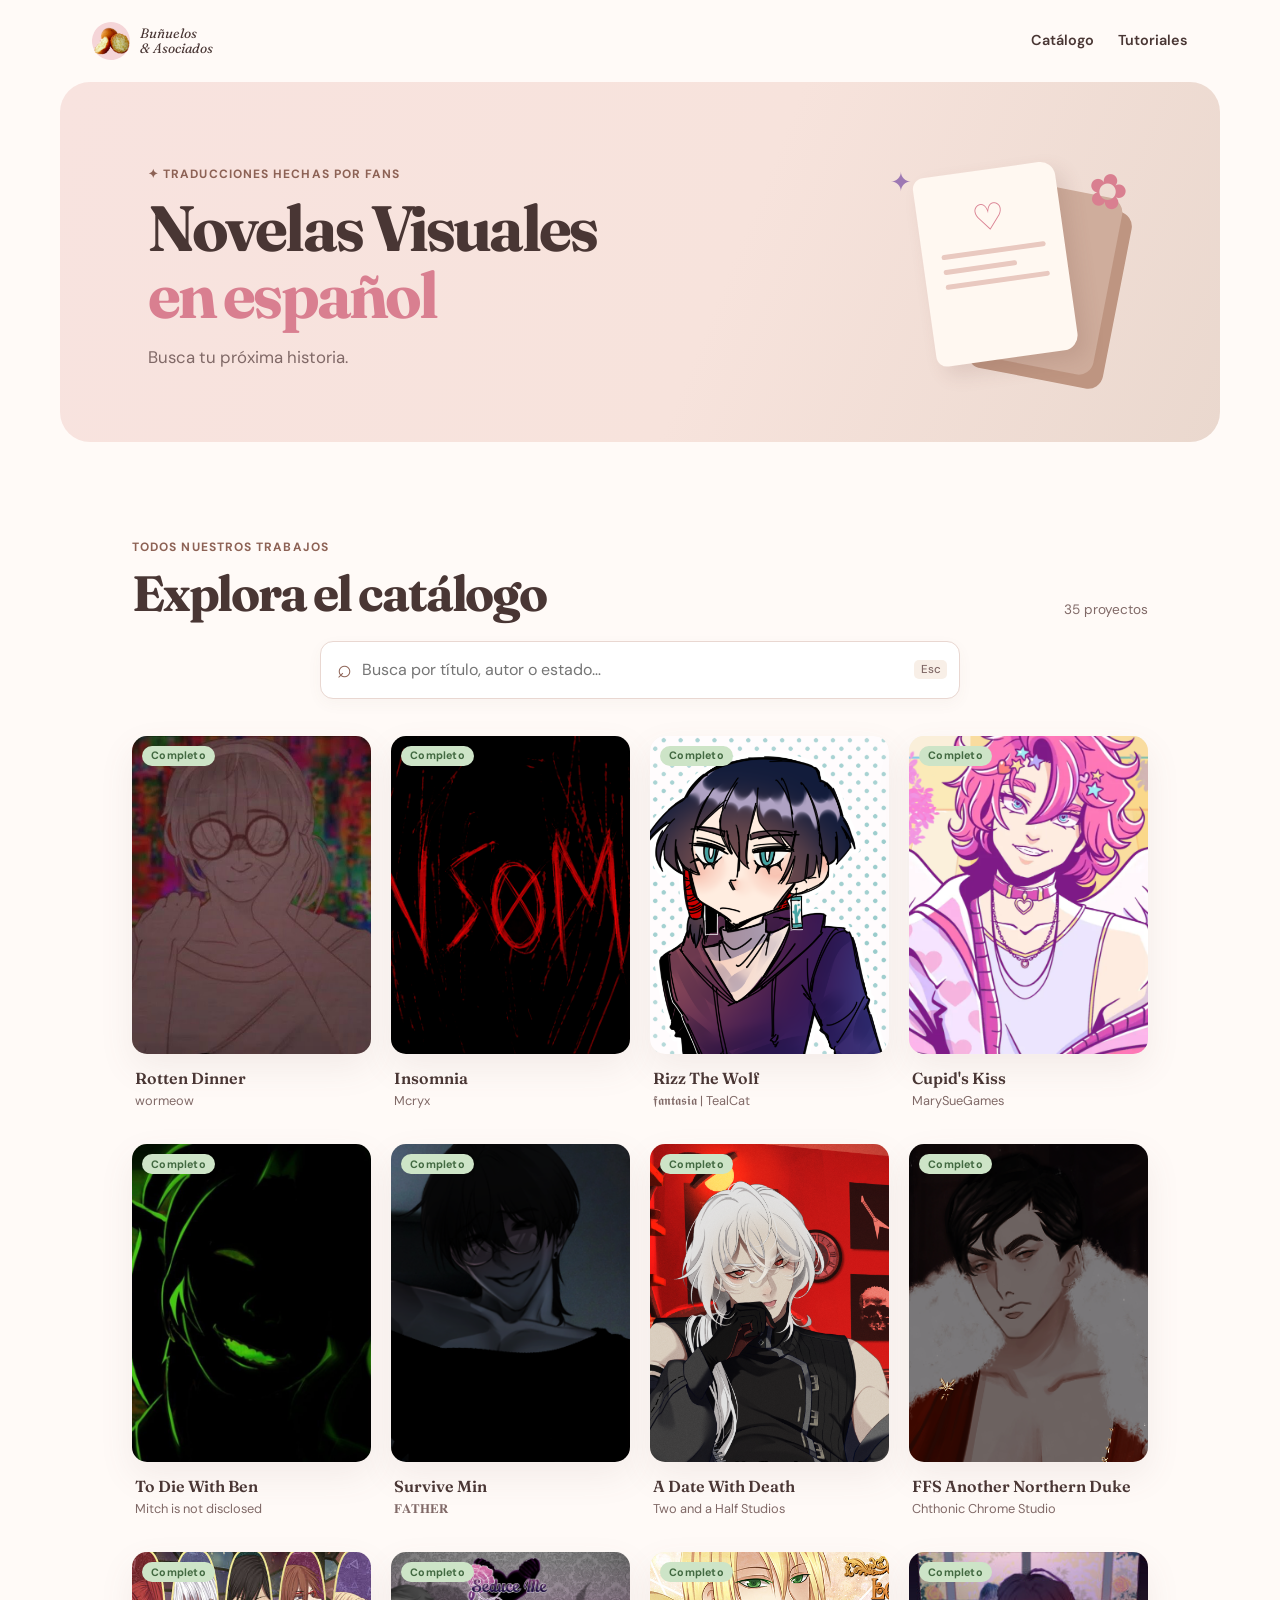
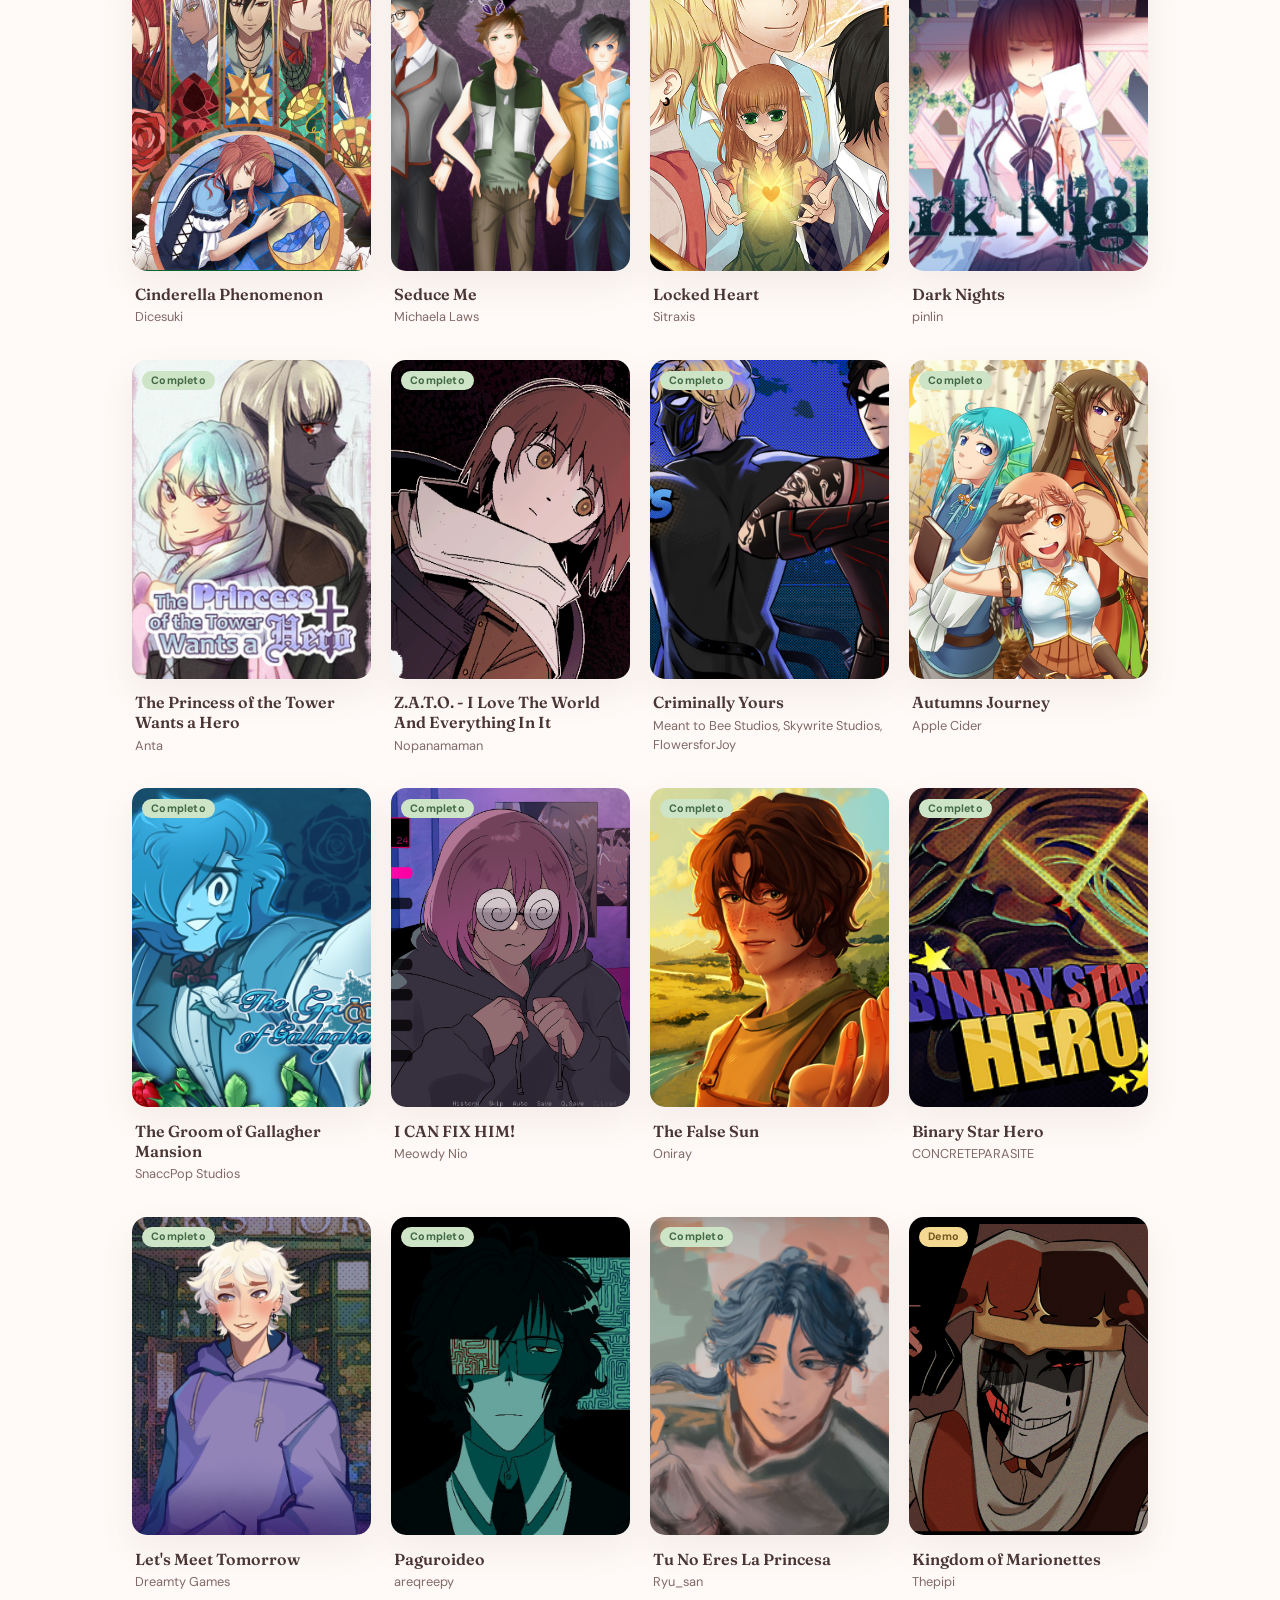
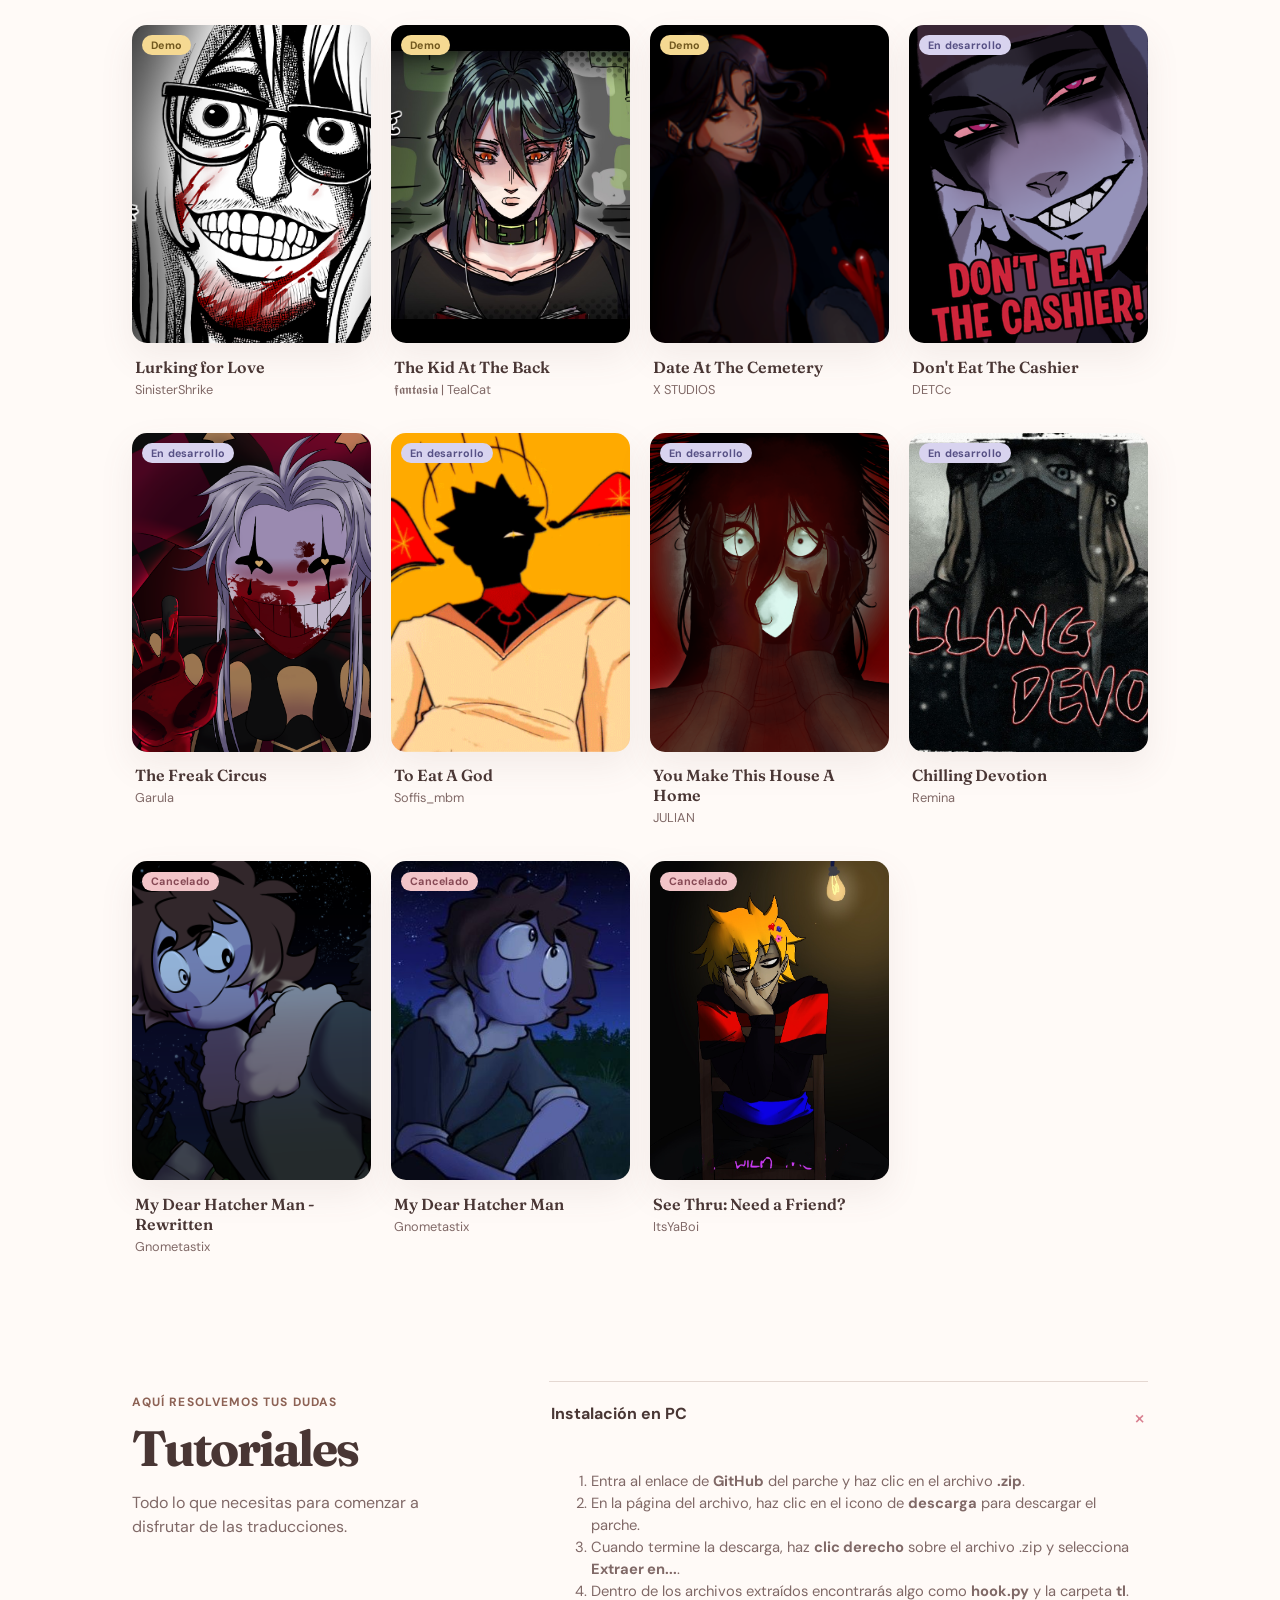
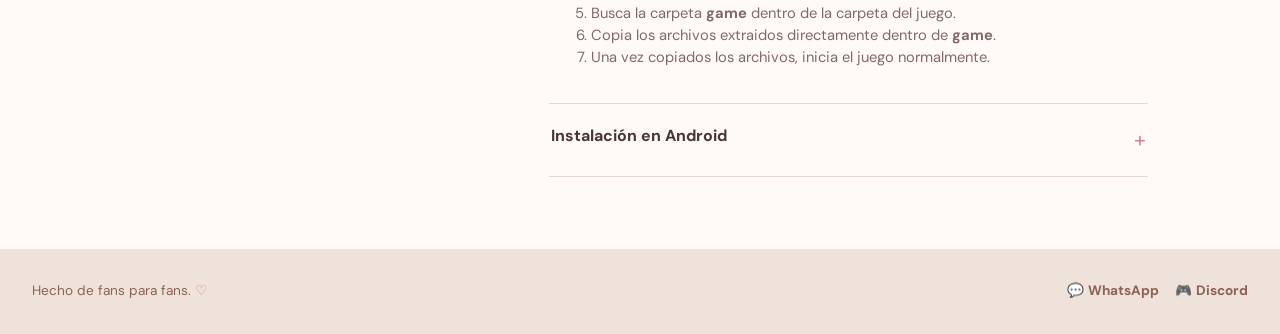
<file: index.html>
<!doctype html>
<html lang="es">
  <head>
    <meta charset="UTF-8" />
    <meta name="viewport" content="width=device-width, initial-scale=1.0" />
    <meta name="description" content="Catálogo de novelas visuales traducidas al español por Buñuelos & Asociados." />
    <title>Buñuelos & Asociados · Novelas visuales en español</title>
    <link rel="preconnect" href="https://fonts.googleapis.com" />
    <link rel="preconnect" href="https://fonts.gstatic.com" crossorigin />
    <link href="https://fonts.googleapis.com/css2?family=DM+Sans:wght@400;500;600;700&family=Fraunces:opsz,wght@9..144,600;9..144,700&display=swap" rel="stylesheet" />
    <link rel="stylesheet" href="./src/styles.css" />
    <link rel="stylesheet" href="./src/modal-fix.css" />
    <link rel="icon" type="image/png" href="./images/Buñuelo.png">
  </head>
  <body data-catalog="./data/translations.json" data-tutorials="./data/tutorials.json" data-site="./data/site.json" data-catalog-label="Catálogo público">
    <a class="skip-link" href="#catalog">Saltar al catálogo</a>
    <header class="site-header">
      <a class="brand" href="./" aria-label="Buñuelos & Asociados, inicio"><span class="brand-mark"><img src="./images/Buñuelo.png" alt=""></span><span><em>Buñuelos<br>& Asociados</em></span></a>
      <nav aria-label="Navegación principal"><a href="#catalog">Catálogo</a><a href="#tutorials">Tutoriales</a></nav>
    </header>
    <main>
      <section class="hero" aria-labelledby="hero-title">
        <div class="hero-copy"><p class="eyebrow">✦ Traducciones hechas por fans</p><h1 id="hero-title">Novelas Visuales<br><span>en español</span></h1><p class="hero-subtitle">Busca tu próxima historia.</p></div>
        <div class="hero-art" aria-hidden="true"><span class="spark spark-one">✦</span><span class="spark spark-two"></span><div class="book book-back"></div><div class="book book-front"><span>♡</span><i></i><i></i><i></i></div><div class="flower">✿</div></div>
      </section>
      <section class="catalog-section" id="catalog" aria-labelledby="catalog-title">
        <div class="section-heading"><div><p class="eyebrow">Todos nuestros trabajos</p><h2 id="catalog-title">Explora el catálogo</h2></div><span id="project-count" class="project-count"></span></div>
        <label class="search-box" for="search"><span aria-hidden="true">⌕</span><input id="search" type="search" placeholder="Busca por título, autor o estado…" autocomplete="off" /><kbd>Esc</kbd></label>
        <p id="results-status" class="sr-only" aria-live="polite"></p><div id="catalog-grid" class="catalog-grid" aria-live="polite"></div>
        <div id="empty-state" class="empty-state" hidden><span>⌕</span><p>No encontramos ninguna novela visual con esa búsqueda.</p><button class="text-button" type="button" id="clear-search">Limpiar búsqueda</button></div>
      </section>
      <section class="tutorials-section" id="tutorials" aria-labelledby="tutorials-title"><div class="tutorial-intro"><p class="eyebrow">Aquí resolvemos tus dudas</p><h2 id="tutorials-title">Tutoriales</h2><p>Todo lo que necesitas para comenzar a disfrutar de las traducciones.</p></div><div id="tutorial-list" class="tutorial-list"></div></section>
    </main>
    <footer class="site-footer"><p>Hecho de fans para fans. <span aria-hidden="true">♡</span></p><div id="social-links" class="social-links" aria-label="Redes sociales"></div></footer>
    <dialog id="project-modal" class="project-modal" aria-labelledby="modal-title"><button id="close-modal" class="modal-close" type="button" aria-label="Cerrar detalles">×</button><div id="modal-content"></div></dialog>
    <script type="module" src="./src/app.js"></script>
  </body>
</html>
</file>
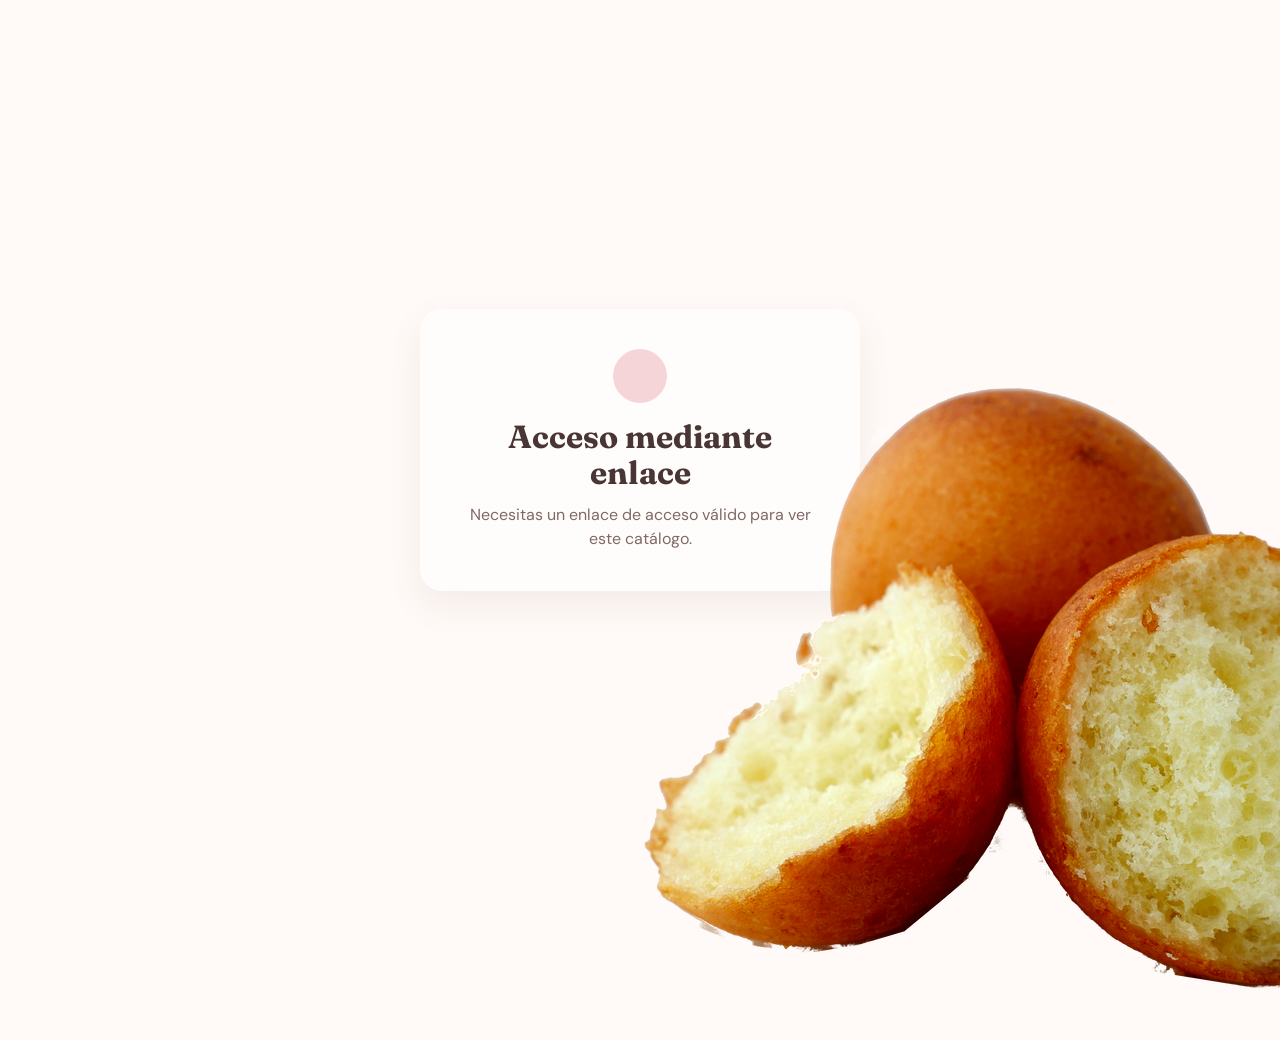
<file: segunda-version/index.html>
<!doctype html>
<html lang="es">
  <head>
    <meta charset="UTF-8" />
    <meta name="viewport" content="width=device-width, initial-scale=1.0" />
    <meta
      name="description"
      content="Catálogo alternativo de Buñuelos & Asociados."
    />
    <meta name="robots" content="noindex, nofollow, noarchive" />
    <title>Buñuelos & Asociados · Catálogo</title>
    <link rel="preconnect" href="https://fonts.googleapis.com" />
    <link rel="preconnect" href="https://fonts.gstatic.com" crossorigin />
    <link
      href="https://fonts.googleapis.com/css2?family=DM+Sans:wght@400;500;600;700&family=Fraunces:opsz,wght@9..144,600;9..144,700&display=swap"
      rel="stylesheet"
    />
    <link rel="stylesheet" href="../src/styles.css" />
    <link rel="stylesheet" href="../src/modal-fix.css" />
    <link rel="stylesheet" href="../src/access.css" />
    <link rel="icon" type="image/png" href="../images/Buñuelo.png">
  </head>
  <body
    class="access-pending"
    data-requires-secret-access="true"
    data-catalog="../data/translations-private.json"
    data-tutorials="../data/tutorials.json"
    data-site="../data/site.json"
    data-catalog-label="Catálogo alternativo"
  >
    <section id="access-blocker" class="access-blocker" aria-labelledby="access-title">
      <div class="access-card"><div class="access-mark"><img src="../images/Buñuelo.png" alt=""></div><h1 id="access-title">Acceso mediante enlace</h1><p>Necesitas un enlace de acceso válido para ver este catálogo.</p></div>
    </section>
    <a class="skip-link protected-content" href="#catalog">Saltar al catálogo</a>
    <header class="site-header protected-content">
      <a class="brand" href="./" aria-label="Buñuelos & Asociados"
        ><span class="brand-mark"><img src="../images/Buñuelo.png" alt=""></span
        ><span><em></em>Buñuelos<br />& Asociados</em></span></a
      >
      <nav aria-label="Navegación principal">
        <a href="#catalog">Catálogo</a><a href="#tutorials">Tutoriales</a>
      </nav>
    </header>
    <main class="protected-content">
      <section class="hero" aria-labelledby="hero-title">
        <div class="hero-copy">
          <p class="eyebrow">✦ Traducciones hechas por fans</p>
          <h1 id="hero-title">Novelas Visuales<br /><span>en español</span></h1>
          <p class="hero-subtitle">Busca tu próxima historia.</p>
        </div>
        <div class="hero-art" aria-hidden="true">
          <span class="spark spark-one">✦</span
          ><span class="spark spark-two"></span>
          <div class="book book-back"></div>
          <div class="book book-front"><span>♡</span><i></i><i></i><i></i></div>
          <div class="flower">✿</div>
        </div>
      </section>
      <section
        class="catalog-section"
        id="catalog"
        aria-labelledby="catalog-title"
      >
        <div class="section-heading">
          <div>
            <p class="eyebrow" id="catalog-label">Todos nuestros trabajos</p>
            <h2 id="catalog-title">Explora el catálogo</h2>
          </div>
          <span id="project-count" class="project-count"></span>
        </div>
        <label class="search-box" for="search"
          ><span aria-hidden="true">⌕</span
          ><input
            id="search"
            type="search"
            placeholder="Busca por título, autor o estado…"
            autocomplete="off"
          /><kbd>Esc</kbd></label
        >
        <p id="results-status" class="sr-only" aria-live="polite"></p>
        <div id="catalog-grid" class="catalog-grid" aria-live="polite"></div>
        <div id="empty-state" class="empty-state" hidden>
          <span>⌕</span>
          <p>No encontramos ninguna novela visual con esa búsqueda.</p>
          <button class="text-button" type="button" id="clear-search">
            Limpiar búsqueda
          </button>
        </div>
      </section>
      <section
        class="tutorials-section"
        id="tutorials"
        aria-labelledby="tutorials-title"
      >
        <div class="tutorial-intro">
          <p class="eyebrow">Aquí resolvemos tus dudas</p>
          <h2 id="tutorials-title">Tutoriales</h2>
          <p>
            Todo lo que necesitas para comenzar a disfrutar de las traducciones.
          </p>
        </div>
        <div id="tutorial-list" class="tutorial-list"></div>
      </section>
    </main>
    <footer class="site-footer protected-content">
      <p>Hecho de fans para fans.<span aria-hidden="true">♡</span></p>
      <div
        id="social-links"
        class="social-links"
        aria-label="Redes sociales"
      ></div>
    </footer>
    <dialog
      id="project-modal"
      class="project-modal"
      aria-labelledby="modal-title"
    >
      <button
        id="close-modal"
        class="modal-close"
        type="button"
        aria-label="Cerrar detalles"
      >
        ×
      </button>
      <div id="modal-content"></div>
    </dialog>
    <script type="module" src="../src/app.js"></script>
  </body>
</html>
</file>
<file: src/styles.css>
:root {
    --ink: #493634;
    --muted: #806967;
    --paper: #fffaf7;
    --cream: #f8efe7;
    --pink: #f5d5d8;
    --pink-deep: #d97f90;
    --coffee: #cfad9c;
    --coffee-deep: #8d6255;
    --lilac: #e2d7ef;
    --shadow: 0 14px 34px #80605c18
}

* {
    box-sizing: border-box
}

html {
    scroll-behavior: smooth
}

body {
    margin: 0;
    background: var(--paper);
    color: var(--ink);
    font-family: "DM Sans", sans-serif;
    line-height: 1.5
}

.skip-link {
    position: absolute;
    left: -999px
}

.skip-link:focus {
    left: 1rem;
    top: 1rem;
    z-index: 3;
    background: white;
    padding: .5rem
}

.site-header {
    max-width: 1160px;
    margin: auto;
    padding: 1.35rem 2rem;
    display: flex;
    align-items: center;
    justify-content: space-between
}

.brand {
    color: var(--ink);
    display: flex;
    align-items: center;
    gap: .6rem;
    text-decoration: none;
    font-family: Fraunces, serif;
    font-size: .85rem;
    line-height: 1.08
}

.brand em {
    font-weight: 400
}

.brand-mark {
    display: grid;
    place-items: center;
    width: 2.4rem;
    height: 2.4rem;
    border-radius: 50%;
    background: var(--pink);
    font-family: Fraunces, serif;
    font-weight: 700;
    font-size: .92rem;
    transform: rotate(-7deg)
}

.brand-mark > img {
    position: absolute;
    inset: 0;
    width: 100% !important;
    height: 100% !important;
    max-width: 100%;
    max-height: 100%;
    object-fit: contain;
    transform: none;
}

nav {
    display: flex;
    gap: 1.5rem
}

nav a {
    color: var(--ink);
    text-decoration: none;
    font-size: .9rem;
    font-weight: 600
}

nav a:hover {
    color: var(--pink-deep)
}

.hero {
    max-width: 1160px;
    min-height: 360px;
    margin: 0 auto 2.8rem;
    padding: 3.2rem 5.5rem;
    display: flex;
    align-items: center;
    justify-content: space-between;
    border-radius: 30px;
    background: linear-gradient(112deg, #f8e3df 0%, #f7e3dc 57%, #ead8ce 100%);
    overflow: hidden
}

.eyebrow {
    margin: 0 0:.6rem;
    color: var(--coffee-deep);
    font-size: .75rem;
    letter-spacing: .09em;
    text-transform: uppercase;
    font-weight: 700
}

.hero h1,
.section-heading h2,
.tutorial-intro h2 {
    margin: 0;
    font-family: Fraunces, serif;
    font-size: clamp(2.4rem, 5vw, 4.3rem);
    line-height: 1.04;
    letter-spacing: -.045em
}

.hero h1 span {
    color: var(--pink-deep)
}

.hero-subtitle {
    margin: 1rem 0 0;
    font-size: 1.05rem;
    color: var(--muted)
}

.hero-art {
    height: 230px;
    width: 270px;
    position: relative;
    flex: none
}

.book {
    position: absolute;
    border-radius: 11px 15px 15px 11px
}

.book-back {
    width: 135px;
    height: 180px;
    right: 23px;
    bottom: 11px;
    background: var(--coffee);
    transform: rotate(11deg);
    box-shadow: 12px 12px 0 #be9581
}

.book-front {
    width: 143px;
    height: 190px;
    right: 65px;
    bottom: 18px;
    padding: 24px 19px;
    background: #fff8f1;
    transform: rotate(-8deg);
    box-shadow: 8px 10px 19px #70494124
}

.book-front span {
    font: 2.3rem Fraunces;
    color: var(--pink-deep);
    display: block;
    text-align: center
}

.book-front i {
    height: 5px;
    background: #e9c9c0;
    display: block;
    margin: 10px 0;
    border-radius: 99px
}

.book-front i:nth-of-type(2) {
    width: 70%
}

.flower {
    position: absolute;
    color: var(--pink-deep);
    right: 5px;
    top: 9px;
    font-size: 3rem;
    transform: rotate(15deg)
}

.spark {
    position: absolute;
    color: #9d78b3
}

.spark-one {
    top: 17px;
    left: 28px;
    font-size: 1.6rem
}

.spark-two {
    bottom: 8px;
    left: 25px;
    font-size: 2rem
}

.catalog-section,
.tutorials-section {
    max-width: 1080px;
    margin: 0 auto;
    padding: 2.5rem 2rem 4.5rem
}

.section-heading {
    display: flex;
    align-items: end;
    justify-content: space-between;
    margin-bottom: 1.3rem
}

.section-heading h2,
.tutorial-intro h2 {
    font-size: clamp(2rem, 4vw, 3.1rem)
}

.project-count {
    color: var(--muted);
    font-size: .85rem
}

.search-box {
    max-width: 640px;
    margin: 0 auto 2.3rem;
    padding: .15rem .75rem .15rem 1rem;
    display: flex;
    align-items: center;
    gap: .6rem;
    border: 1px solid #e9d7d1;
    border-radius: 13px;
    background: white;
    box-shadow: 0 5px 15px #72544a0b
}

.search-box>span {
    font-size: 1.55rem;
    color: var(--coffee-deep);
    line-height: 1
}

.search-box input {
    border: 0;
    outline: 0;
    width: 100%;
    padding: .85rem 0;
    color: var(--ink);
    font: inherit;
    background: transparent
}

.search-box kbd {
    font: 500 .72rem "DM Sans";
    color: var(--muted);
    padding: .13rem .4rem;
    background: var(--cream);
    border-radius: 5px
}

.catalog-grid {
    display: grid;
    grid-template-columns: repeat(4, 1fr);
    gap: 1.25rem
}

.project-card {
    min-width: 0
}

.project-button {
    width: 100%;
    border: 0;
    background: transparent;
    padding: 0;
    text-align: left;
    font: inherit;
    color: inherit;
    cursor: pointer
}

.project-button:focus-visible {
    outline: 3px solid var(--pink-deep);
    outline-offset: 4px;
    border-radius: 14px
}

.cover-wrap {
    position: relative;
    aspect-ratio: 3/4;
    overflow: hidden;
    border-radius: 15px;
    background: var(--cream);
    box-shadow: var(--shadow)
}

.cover-wrap img {
    width: 100%;
    height: 100%;
    object-fit: cover;
    display: block;
    transition: transform .3s ease
}

.project-button:hover img {
    transform: scale(1.04)
}

.status {
    display: inline-block;
    padding: .28rem .55rem;
    border-radius: 99px;
    font-size: .67rem;
    line-height: 1;
    font-weight: 700;
    letter-spacing: .02em
}

.cover-wrap .status {
    position: absolute;
    top: .65rem;
    left: .65rem
}

.status-demo {
    background: #f5d992;
    color: #71581f
}

.status-cancelado {
    background: #f2c4c8;
    color: #864955
}

.status-completo {
    background: #cde4c7;
    color: #426941
}

.status-en-desarrollo {
    background: #d8d3ef;
    color: #575185
}

.card-copy {
    padding: .85rem .2rem
}

.card-copy h3 {
    margin: 0;
    font: 600 1rem Fraunces, serif
}

.card-copy p {
    margin: .2rem 0 0;
    color: var(--muted);
    font-size: .8rem
}

.cover-placeholder {
    height: 100%;
    display: grid;
    place-items: center;
    color: var(--muted)
}

.empty-state {
    text-align: center;
    padding: 3rem 1rem;
    color: var(--muted)
}

.empty-state>span {
    font-size: 2rem
}

.text-button {
    border: 0;
    border-bottom: 1px solid var(--coffee-deep);
    background: transparent;
    color: var(--coffee-deep);
    font: 600 .9rem inherit;
    cursor: pointer
}

.tutorials-section {
    display: grid;
    grid-template-columns: .72fr 1.28fr;
    gap: 5rem;
    align-items: start
}

.tutorial-intro p:not(.eyebrow) {
    color: var(--muted);
    max-width: 21rem
}

.tutorial-list {
    border-top: 1px solid #e5d8d2
}

.tutorial {
    border-bottom: 1px solid #e5d8d2
}

.tutorial summary {
    padding: 1.25rem .1rem;
    display: flex;
    justify-content: space-between;
    cursor: pointer;
    font-weight: 700;
    list-style: none
}

.tutorial summary::-webkit-details-marker {
    display: none
}

.tutorial-plus {
    font-size: 1.35rem;
    font-weight: 400;
    color: var(--pink-deep);
    transition: transform .2s
}

.tutorial[open] .tutorial-plus {
    transform: rotate(45deg)
}

.tutorial-content {
    padding: 0 .1rem 1.25rem;
    color: var(--muted);
    font-size: .92rem
}

.tutorial-content p {
    margin: .35rem 0 .7rem
}

.site-footer {
    padding: 2rem;
    display: flex;
    justify-content: space-between;
    align-items: center;
    background: #efe2da;
    color: var(--coffee-deep);
    font-size: .85rem
}

.site-footer p {
    margin: 0
}

.site-footer p span {
    color: var(--pink-deep)
}

.social-links {
    display: flex;
    gap: 1rem
}

.social-links a {
    color: var(--coffee-deep);
    text-decoration: none;
    font-weight: 700
}

.social-links a span {
    margin-right: .25rem
}

.project-modal {
    width: min(850px, calc(100% - 2rem));
    padding: 0;
    border: 0;
    border-radius: 20px;
    color: var(--ink);
    background: #fffdfb;
    box-shadow: 0 20px 70px #442d2c55
}

.project-modal::backdrop {
    background: #402a2a80;
    backdrop-filter: blur(3px)
}

.project-modal[open] {
    display: grid;
    grid-template-columns: 37% 63%;
    overflow: hidden
}

.modal-cover {
    min-height: 100%;
    background: var(--cream)
}

.modal-cover img {
    display: block;
    width: 100%;
    height: 100%;
    min-height: 450px;
    object-fit: cover
}

.modal-copy {
    padding: 2.7rem
}

.modal-kicker {
    color: var(--muted);
    margin: 1rem 0 .1rem;
    font-size: .85rem
}

.modal-copy h2 {
    margin: 0;
    font: 2rem/1.1 Fraunces, serif
}

.modal-close {
    position: absolute;
    right: .75rem;
    top: .6rem;
    z-index: 1;
    border: 0;
    background: #fffdfbdd;
    color: var(--ink);
    width: 2.1rem;
    height: 2.1rem;
    border-radius: 50%;
    font-size: 1.65rem;
    line-height: 1;
    cursor: pointer
}

.details {
    margin: 1.8rem 0
}

.details h3 {
    margin: 0 0:.3rem;
    font-size: .88rem
}

.details p {
    margin: 0 0:1.2rem;
    color: var(--muted);
    font-size: .9rem
}

.action-buttons {
    display: flex;
    flex-wrap: wrap;
    gap: .55rem
}

.action-button {
    display: flex;
    justify-content: space-between;
    gap: .8rem;
    flex: 1 0 100%;
    padding: .75rem .9rem;
    border-radius: 9px;
    background: var(--coffee-deep);
    color: #fff;
    text-decoration: none;
    font-size: .82rem;
    font-weight: 700
}

.action-button.pc {
    background: var(--pink-deep)
}

.action-button.android {
    background: #7771a2
}

.sr-only {
    position: absolute;
    width: 1px;
    height: 1px;
    overflow: hidden;
    clip: rect(0, 0, 0, 0)
}

@media(max-width:760px) {
    .site-header {
        padding: 1rem 1.25rem
    }

    .hero {
        margin: 0 1rem 1.5rem;
        padding: 3.5rem 2rem 2.3rem;
        min-height: 410px;
        align-items: start;
        position: relative
    }

    .hero-art {
        position: absolute;
        right: -20px;
        bottom: -5px;
        transform: scale(.7);
        transform-origin: bottom right;
        opacity: .82
    }

    .hero-copy {
        position: relative;
        z-index: 1
    }

    .catalog-section,
    .tutorials-section {
        padding: 2.3rem 1.25rem 3.5rem
    }

    .catalog-grid {
        grid-template-columns: repeat(2, 1fr);
        gap: 1rem
    }

    .tutorials-section {
        display: block
    }

    .tutorial-intro {
        margin-bottom: 2rem
    }

    .site-footer {
        padding: 1.5rem 1.25rem;
        align-items: flex-start;
        gap: 1rem;
        flex-direction: column
    }

    .project-modal[open] {
        display: block;
        max-height: calc(100vh - 2rem);
        overflow: auto
    }

    .modal-cover img {
        min-height: 0;
        max-height: 270px
    }

    .modal-copy {
        padding: 1.8rem
    }

    .modal-close {
        position: fixed
    }

    .search-box kbd {
        display: none
    }
}

@media(max-width:390px) {
    nav {
        gap: .9rem;
        font-size: .85rem
    }

    .brand {
        font-size: .75rem
    }

    .hero {
        padding-left: 1.4rem
    }

    .hero h1 {
        font-size: 2.3rem
    }
}
</file>
<file: src/modal-fix.css>
/* El contenido del modal es un contenedor técnico; sus dos hijos forman las columnas. */
#modal-content { display: contents; }
</file>
<file: src/access.css>
/* El catálogo privado no se pinta hasta que private-access.js valide el fragmento. */
body[data-requires-secret-access="true"] .protected-content { display: none; }
body[data-requires-secret-access="true"].access-granted .protected-content { display: block; }
body[data-requires-secret-access="true"].access-granted .protected-content.site-header { display: flex; }
body[data-requires-secret-access="true"].access-granted .protected-content.site-footer { display: flex; }
.access-blocker { min-height: 100vh; display: grid; place-items: center; padding: 1.5rem; background: var(--paper); }
.access-blocker[hidden] { display: none; }
.access-card { width: min(100%, 440px); padding: 2.5rem; text-align: center; border-radius: 22px; background: #fffdfb; box-shadow: var(--shadow); }
.access-card .access-mark { display: grid; place-items: center; width: 3.4rem; height: 3.4rem; margin: 0 auto 1rem; border-radius: 50%; background: var(--pink); color: var(--coffee-deep); font: 700 1.1rem Fraunces, serif; }
.access-card h1 { margin: 0; font: 700 2rem/1.12 Fraunces, serif; }.access-card p { margin: .8rem 0 0; color: var(--muted); }
</file>
